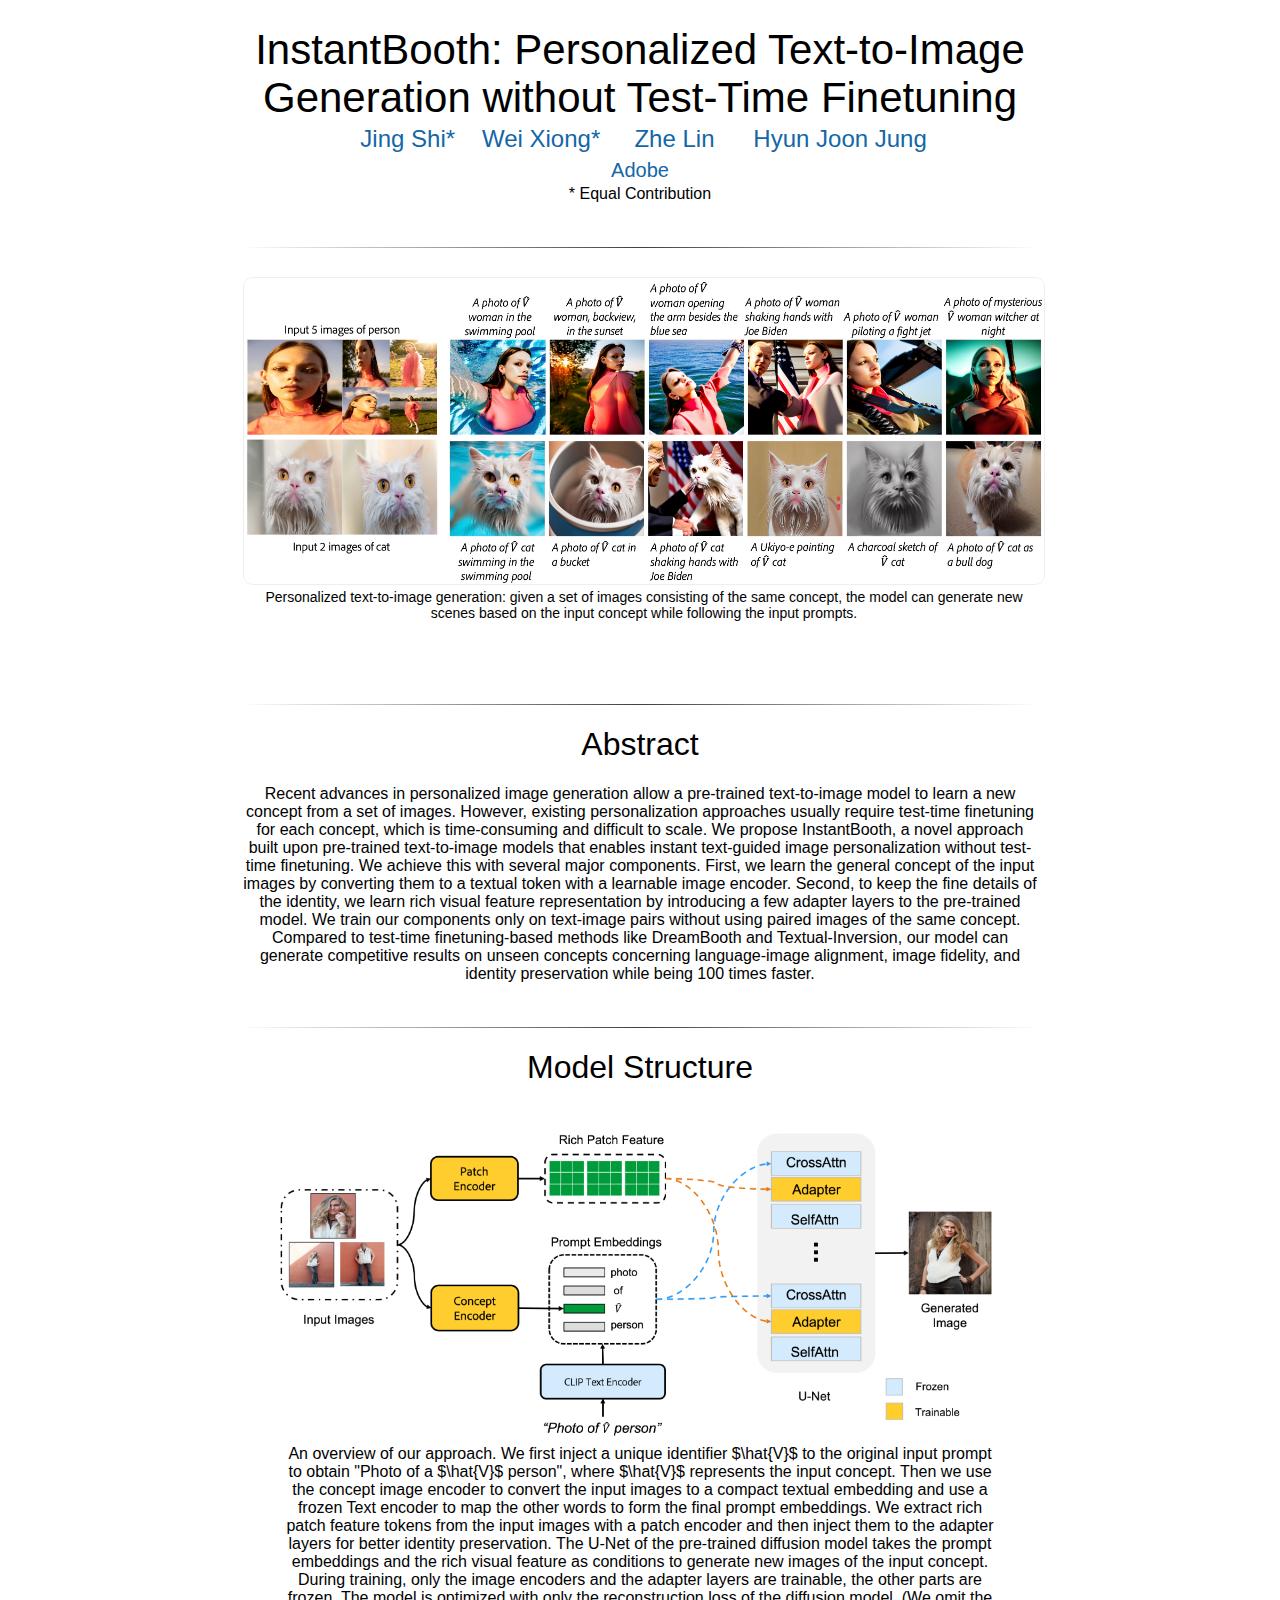
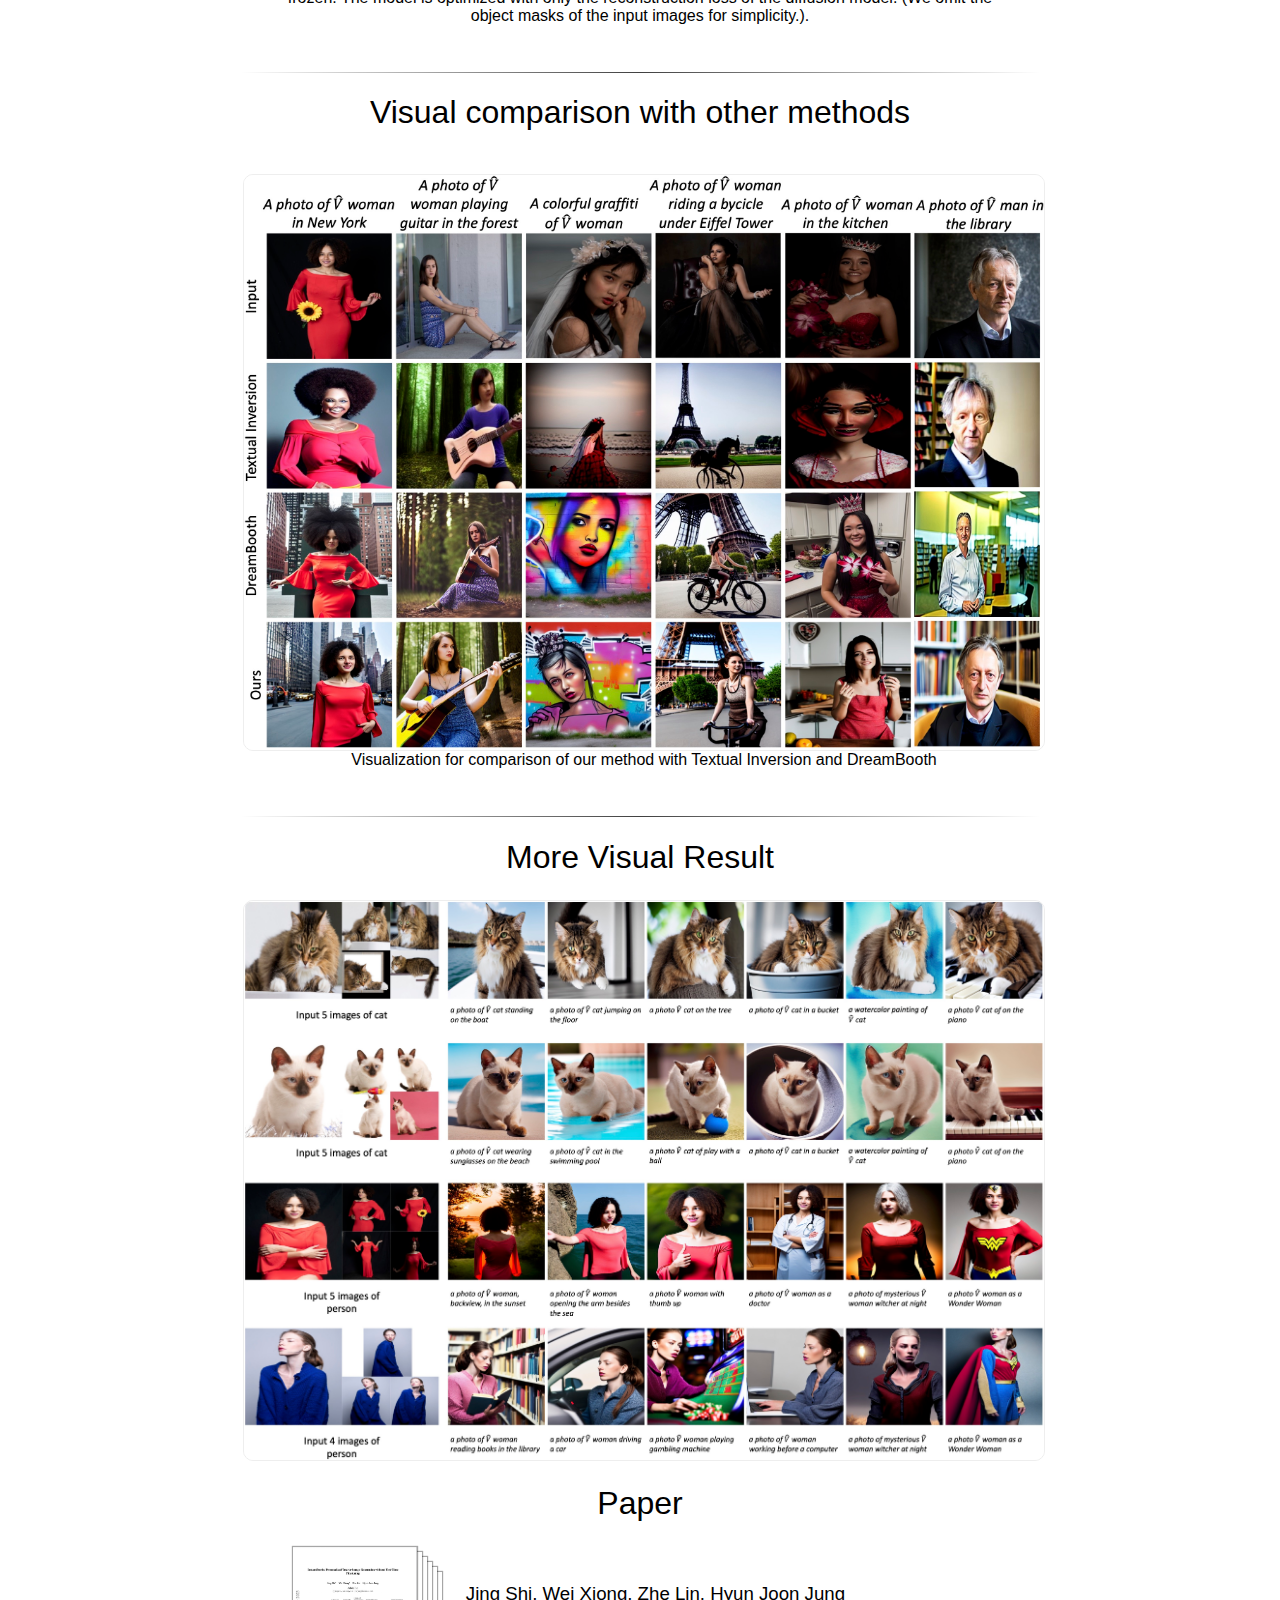
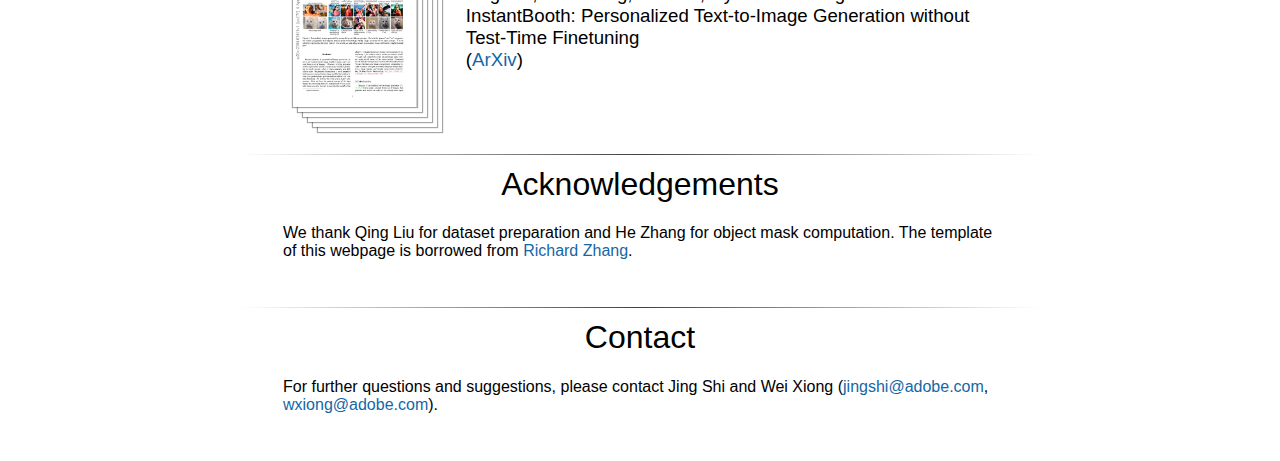
<file: InstantBooth/index.html>
<script src="http://www.google.com/jsapi" type="text/javascript"></script> 
<script type="text/javascript">google.load("jquery", "1.3.2");</script>
<script src="https://cdn.mathjax.org/mathjax/latest/MathJax.js?config=TeX-AMS_HTML"></script>

<style type="text/css">
	body {
		font-family: "HelveticaNeue-Light", "Helvetica Neue Light", "Helvetica Neue", Helvetica, Arial, "Lucida Grande", sans-serif; 
		font-weight:300;
		font-size:16px;
		margin-left: auto;
		margin-right: auto;
		width: 800px;
	}
	
	h1 {
		font-weight:300;
	}
		
	h2 {
		font-weight:300;
		font-size: 22px;
		text-align: left;
	}

	.disclaimerbox {
		background-color: #eee;		
		border: 1px solid #eeeeee;
		border-radius: 10px ;
		-moz-border-radius: 10px ;
		-webkit-border-radius: 10px ;
		padding: 20px;
	}

	video.header-vid {
		height: 140px;
		border: 1px solid black;
		border-radius: 10px ;
		-moz-border-radius: 10px ;
		-webkit-border-radius: 10px ;
	}
	
	img.header-img {
		height: 140px;
		border: 1px solid black;
		border-radius: 10px ;
		-moz-border-radius: 10px ;
		-webkit-border-radius: 10px ;
	}
	
	img.rounded {
		border: 1px solid #eeeeee;
		border-radius: 10px ;
		-moz-border-radius: 10px ;
		-webkit-border-radius: 10px ;
	}
	
	a:link,a:visited
	{
		color: #1367a7;
		text-decoration: none;
	}
	a:hover {
		color: #208799;
	}
	
	td.dl-link {
		height: 160px;
		text-align: center;
		font-size: 22px;
	}
	
	.layered-paper-big { /* modified from: http://css-tricks.com/snippets/css/layered-paper/ */
		box-shadow:
		        0px 0px 1px 1px rgba(0,0,0,0.35), /* The top layer shadow */
		        5px 5px 0 0px #fff, /* The second layer */
		        5px 5px 1px 1px rgba(0,0,0,0.35), /* The second layer shadow */
		        10px 10px 0 0px #fff, /* The third layer */
		        10px 10px 1px 1px rgba(0,0,0,0.35), /* The third layer shadow */
		        15px 15px 0 0px #fff, /* The fourth layer */
		        15px 15px 1px 1px rgba(0,0,0,0.35), /* The fourth layer shadow */
		        20px 20px 0 0px #fff, /* The fifth layer */
		        20px 20px 1px 1px rgba(0,0,0,0.35), /* The fifth layer shadow */
		        25px 25px 0 0px #fff, /* The fifth layer */
		        25px 25px 1px 1px rgba(0,0,0,0.35); /* The fifth layer shadow */
		margin-left: 10px;
		margin-right: 45px;
	}

	.paper-big { /* modified from: http://css-tricks.com/snippets/css/layered-paper/ */
		box-shadow:
		        0px 0px 1px 1px rgba(0,0,0,0.35); /* The top layer shadow */

		margin-left: 10px;
		margin-right: 45px;
	}


	.layered-paper { /* modified from: http://css-tricks.com/snippets/css/layered-paper/ */
		box-shadow:
		        0px 0px 1px 1px rgba(0,0,0,0.35), /* The top layer shadow */
		        5px 5px 0 0px #fff, /* The second layer */
		        5px 5px 1px 1px rgba(0,0,0,0.35), /* The second layer shadow */
		        10px 10px 0 0px #fff, /* The third layer */
		        10px 10px 1px 1px rgba(0,0,0,0.35); /* The third layer shadow */
		margin-top: 5px;
		margin-left: 10px;
		margin-right: 30px;
		margin-bottom: 5px;
	}
	
	.vert-cent {
		position: relative;
	    top: 50%;
	    transform: translateY(-50%);
	}
	
	hr
	{
		border: 0;
		height: 1px;
		background-image: linear-gradient(to right, rgba(0, 0, 0, 0), rgba(0, 0, 0, 0.75), rgba(0, 0, 0, 0));
	}

	pre {
    text-align: left;
    white-space: pre;
	background-color: ghostwhite;
	border: 1px solid #CCCCCC;
	padding: 10px 20px;
	margin: 10px;
    tab-size:         4; /* Chrome 21+, Safari 6.1+, Opera 15+ */
    -moz-tab-size:    4; /* Firefox 4+ */
    -o-tab-size:      4; /* Opera 11.5 & 12.1 only */
  	}

</style>

<html>
  <head>
		<title>InstantBooth: Personalized Text-to-Image Generation without Test-Time Finetuning</title>
		<meta property="og:image" content=""/>
		<meta property="og:title" content="InstantBooth: Personalized Text-to-Image Generation without Test-Time Finetuning" />
  </head>

  <body>
    <br>
          <center>
          	<span style="font-size:42px">InstantBooth: Personalized Text-to-Image Generation without Test-Time Finetuning</span>
	  		  <table align=center width=600px>
	  			  <tr>
	  	              <td align=center width=100px>
	  					<center>
	  						<span style="font-size:24px"><a href="https://www.cs.rochester.edu/u/jshi31/">Jing Shi*</a></span>
		  		  		</center>
		  		  	  </td>
	  	              <td align=center width=100px>
	  					<center>
	  						<span style="font-size:24px"><a href="https://wxiong.me/">Wei Xiong*</a></span>
		  		  		</center>
		  		  	  </td>
	  	              <td align=center width=100px>
	  					<center>
	  						<span style="font-size:24px"><a href="https://sites.google.com/site/zhelin625/">Zhe Lin</a></span>
		  		  		</center>
		  		  	  </td>
	  	              <td align=center width=150px>
	  					<center>
	  						<span style="font-size:24px"><a href="https://polaris79.wixsite.com/hjung/">Hyun Joon Jung</a></span>
		  		  		</center>
		  		  	  </td>
				  </tr>
				</table>
          		<!-- <span style="font-size:30px">ECCV 2016.</span> -->

			  <table align=center width=600px>
				  <tr>
					  <td align=center width=100px>
						<center>
							<span style="font-size:20px"><a href="https://research.adobe.com/">Adobe</a></span>
						</center>
					  </td>
			  </table>
			* Equal Contribution 
          </center>

   		  <br><br>
		  <hr>

  		  <br>
  		  <table align=center width=720px>
  			  <tr>
  	              <td width=720px>
  					<center>
  	                	<a href="./resources/images/teaser.jpg"><img class="rounded" src = "./resources/images/teaser.jpg" width="800px"></img></href></a><br>
					</center>
  	              </td>
                </tr>
  	              <td width=400px>
  					<center>
  	                	<span style="font-size:14px">Personalized text-to-image generation: given a set of images consisting of the same concept, the model can generate new scenes based on the input concept while following the input prompts.
					</center>
  	              </td>

  		  </table>
      	  <br><br>

		  <!-- <table align=center width=720px>
			<tr>
				<td width=300px>
					<center>
						<a href="#download"><img class="rounded" onmouseover="this.src='./resources/images/data_icon.png';" onmouseout="this.src='./resources/images/data_icon.png';" src = "./resources/images/data_icon.png" height = "120px"></a><br>
						<span style="font-size:16px">Download Dataset</span><br>
					</center>
				</td>
				<td width=300px>
					<center>
						<a href="#video"><img class="rounded" onmouseover="this.src='./resources/images/video_icon.png';" onmouseout="this.src='./resources/images/video_icon.png';" src = "./resources/images/video_icon.png" height = "120px"></a><br>
						<span style="font-size:16px">Video</span><br>
					</center>
				</td>
				<td width=300px>
					<center>
						<a href="#analysis"><img class="rounded" onmouseover="this.src='./resources/images/magnify_glass.png';" onmouseout="this.src='./resources/images/magnify_glass.png';" src = "./resources/images/magnify_glass.png" height = "120px"></a><br>
						<span style="font-size:16px">Visualization</span><br>
					</center>
				</td>
				<td width=300px>
					<center>
					  <a href="https://github.com/jshi31/T2ONet"><img class="rounded" onmouseover="this.src='./resources/images/github_icon.png';" onmouseout="this.src='./resources/images/github_icon.png';" src = "./resources/images/github_icon.png" height = "120px"></a><br>
					  <span style="font-size:16px">GitHub Repo</span><br>						
					</center>
				</td>
			</tr>
		  </table> -->

		  <br><br>

		  <hr>

  		  <table align=center width=720px>
				<center><h1>Abstract</h1></center>
		  </table>
		  <center>
			<span>
				Recent advances in personalized image generation allow a pre-trained text-to-image model to learn a new concept from a set of images. However, existing personalization approaches usually require test-time finetuning for each concept, which is time-consuming and difficult to scale. We propose InstantBooth, a novel approach built upon pre-trained text-to-image models that enables instant text-guided image personalization without test-time finetuning. We achieve this with several major components. First, we learn the general concept of the input images by converting them to a textual token with a learnable image encoder. Second, to keep the fine details of the identity, we learn rich visual feature representation by introducing a few adapter layers to the pre-trained model. We train our components only on text-image pairs without using paired images of the same concept. Compared to test-time finetuning-based methods like DreamBooth and Textual-Inversion, our model can generate competitive results on unseen concepts concerning language-image alignment, image fidelity, and identity preservation while being 100 times faster. 
		  	</span>
		  </center>
  		  <br><br>
		  <hr>

<!-- 		  <table align=center width=720px>
			<center><h1>Demo video</h1></center>
			<tr>
				<table align=center width=720px>
					<tr>
						<td align=center width=720px>
							<iframe width="600" height="320" src="https://www.youtube.com/embed/notLDzBJ2mg" frameborder="0" allowfullscreen></iframe>
						</td>
					  </tr>
					<tr>
						<td align=center width=720px>
						  <span style="font-size:14px"><i>
							An illustrative video of FineGym's hiecharcial annotations given a complete competition.
							Action and subaction boundaries are highlighted while irrelevant fragments are fast-forwarded.
							We also present the tree-based process at the end of the demo video.</i>
						</span>
						   </td>
					  </tr>
					 </table>
			  </tr>
		  </table> -->
		   <!-- <br><br> -->
		  <!-- <hr> -->
		<!-- <table align=center width=720px>
			<tr>
				<td width=400px>
				  <left>
			<center><h1>Related Work</h1></center>
			<center><strong>We maintain a curated paper list for language-guided image editing <a href=https://github.com/jshi31/awesome-language-guided-image-editing/>here.</href><a></strong>
			</center>
			</td>
		 </tr>
		</table> -->
		<!-- <hr>
		</table>
		  <table id="video" align=center width=720px>
			<center><h1>5-Minute presentation video</h1></center>
			<tr>
				<table align=center width=720px>
					<tr>
						<td align=center width=720px>
							<iframe width="600" height="320" src="https://www.youtube.com/embed/5CZpK1WED3E" frameborder="0" allowfullscreen></iframe>
						</td>
					  </tr>
					<tr>
					 </table>
			  </tr>
		  </table>
		   <br><br>
		  <hr> -->


<!-- 		  <table align=center width=720px>
			<center><h1>Dataset hierarchy</h1></center>
			<tr>
				<td width=400px>
				  <center>
					  <a><img class="rounded" src = "./resources/images/hierarchy.png" width="800px"></img></a><br>
				</center>
				</td>
			</tr>
				<td width=400px>
				  <center>
					  <span style="font-size:14px"><i>
						FineGym organizes both the semantic and temporal annotations hierarchically.
						The upper part shows three levels of categorical labels, namely events (e.g. balance beam), sets (e.g. dismounts) and elements (e.g. salto forward tucked).
						The lower part depicts the two-level temporal annotations, i.e. the temporal boundaries of actions (in the top bar) and sub-action instances (in the bottom bar).
						</i>
				</center>
				</td>

		  </table>
	      <br><br>
		  <hr> -->

		  <script type="text/x-mathjax-config">
			MathJax.Hub.Config({
				tex2jax: {
					inlineMath: [ ['$','$'] ],
					displayMath: [ ['$$','$$'] ],
					 processEscapes: true
				}
			});
		</script>

		  <table align=center width=720px>
			<center><h1>Model Structure</h1></center>
			<tr>
				<td width=720px>
					<center>
						<span style="font-size:22px"><a></a></span><br>
						<a><img src = "./resources/images/framework.png" width = "720px"></img></a>
					</center>
					<center>
					<span>
						An overview of our approach. We first inject a unique identifier $\hat{V}$ to  the original input prompt to obtain "Photo of a $\hat{V}$ person", where $\hat{V}$ represents the input concept. Then we use the concept image encoder to convert the input images to a compact textual embedding and use a frozen Text encoder to map the other words to form the final prompt embeddings. We extract rich patch feature tokens from the input images with a patch encoder and then inject them to the adapter layers for better identity preservation.  The U-Net of the pre-trained diffusion model takes the prompt embeddings and the rich visual feature as conditions to generate new images of the input concept. During training, only the image encoders and the adapter layers are trainable, the other parts are frozen. The model is optimized with only the reconstruction loss of the diffusion model. (We omit the object masks of the input images for simplicity.).
					</span>
					<br>
					</center>
			</tr>
		  </table>

		  <br><br>
		  <hr>

		  <table align=center width=720px>
			<center><h1>Visual comparison with other methods</h1></center>
			<tr>
				<center>
				<br>
				</center>
				<td width=720px>
					<center>
  	                	<a href="./resources/images/main_comp.jpg"><img class="rounded" src = "./resources/images/main_comp.jpg" width="800px"></img></href></a><br>
						<span>Visualization for comparison of our method with Textual Inversion and DreamBooth</span>
					</center>
			</tr>
		  </table>

		  <br><br>
		  <hr>

		  <table id='analysis' align=center width=720px>
			<center><h1>More Visual Result</h1></center>
			<table>
			<tr>
				  <td width=400px>
				  <center>
					  <a><img class="rounded" src = "./resources/images/more_visual.jpg" width="800px"></img></a><br>
				</center>
				</td>
			</tr>
			</table>


		  <!-- <table id="download" align=center width=720px>
			<center><h1>Download</h1></center>
			<tr>
				<td width=300px>
					<center>
						<span style="font-size:24px">MA5k-Req Image & Annotation</span><br>
						<br>
						<a href="https://drive.google.com/drive/folders/14-NuoBfWPY2VFy7OOklBFqAmINLFMnUk?usp=sharing">
						<img class="rounded" onmouseover="this.src='./resources/images/dataset_icon.jpg';" onmouseout="this.src='./resources/images/dataset_icon.jpg';" src = "./resources/images/dataset_icon.jpg" height = "150px">
						</a><br>
						Check its README to see the data structure.
					<span style="font-size:16px"></span>
					</center>
				</td>
			</tr>
		</table>
		<hr> -->

		 <table align=center width=720px>
			<center><h1>Paper</h1></center>
			   <tr>
				 <td align=center>
				 	<a href="https://arxiv.org/pdf/2304.03411.pdf">
				 		<img class="layered-paper-big" style="height:160px" src="./resources/images/paper_pdf_thumb.jpg"/></a></td>
				 <td><span style="font-size:14pt">Jing Shi, Wei Xiong, Zhe Lin, Hyun Joon Jung<br>
				 InstantBooth: Personalized Text-to-Image Generation without Test-Time Finetuning<br>
				 (<a href="https://arxiv.org/pdf/2304.03411.pdf">ArXiv</a>)</a>
				 <span style="font-size:4pt"><a href=""><br></a>
				 </span>
			 </tr>
		   </table>
		 
		 <br><br>
		 <hr>

		  	
  		  <table align=center width=720px>
  			  <tr>
  	              <td width=400px>
  					<left>
	  		  <center><h1>Acknowledgements</h1></center>
				We thank Qing Liu for dataset preparation and He Zhang for object mask computation.
				The template of this webpage is borrowed from <a href=https://richzhang.github.io/colorization/>Richard Zhang</href><a>.
			</left>
		</td>
			 </tr>
		</table>

		<br><br>
		<hr>


		<table align=center width=720px>
			<tr>
				<td width=400px>
				  <left>
			<center><h1>Contact</h1></center>
			For further questions and suggestions, please contact Jing Shi and Wei Xiong (<a href='mailto:jingshi@adobe.com'>jingshi@adobe.com</a>, <a href='mailto:wxiong@adobe.com'>wxiong@adobe.com</a>).
			
			
		</left>
	</td>
		 </tr>
	</table>

		<br><br>

<script>
	
  (function(i,s,o,g,r,a,m){i['GoogleAnalyticsObject']=r;i[r]=i[r]||function(){
  (i[r].q=i[r].q||[]).push(arguments)},i[r].l=1*new Date();a=s.createElement(o),
  m=s.getElementsByTagName(o)[0];a.async=1;a.src=g;m.parentNode.insertBefore(a,m)
  })(window,document,'script','//www.google-analytics.com/analytics.js','ga');

  ga('create', 'UA-75863369-1', 'auto');
  ga('send', 'pageview');

</script>
              
</body>
</html>
</file>
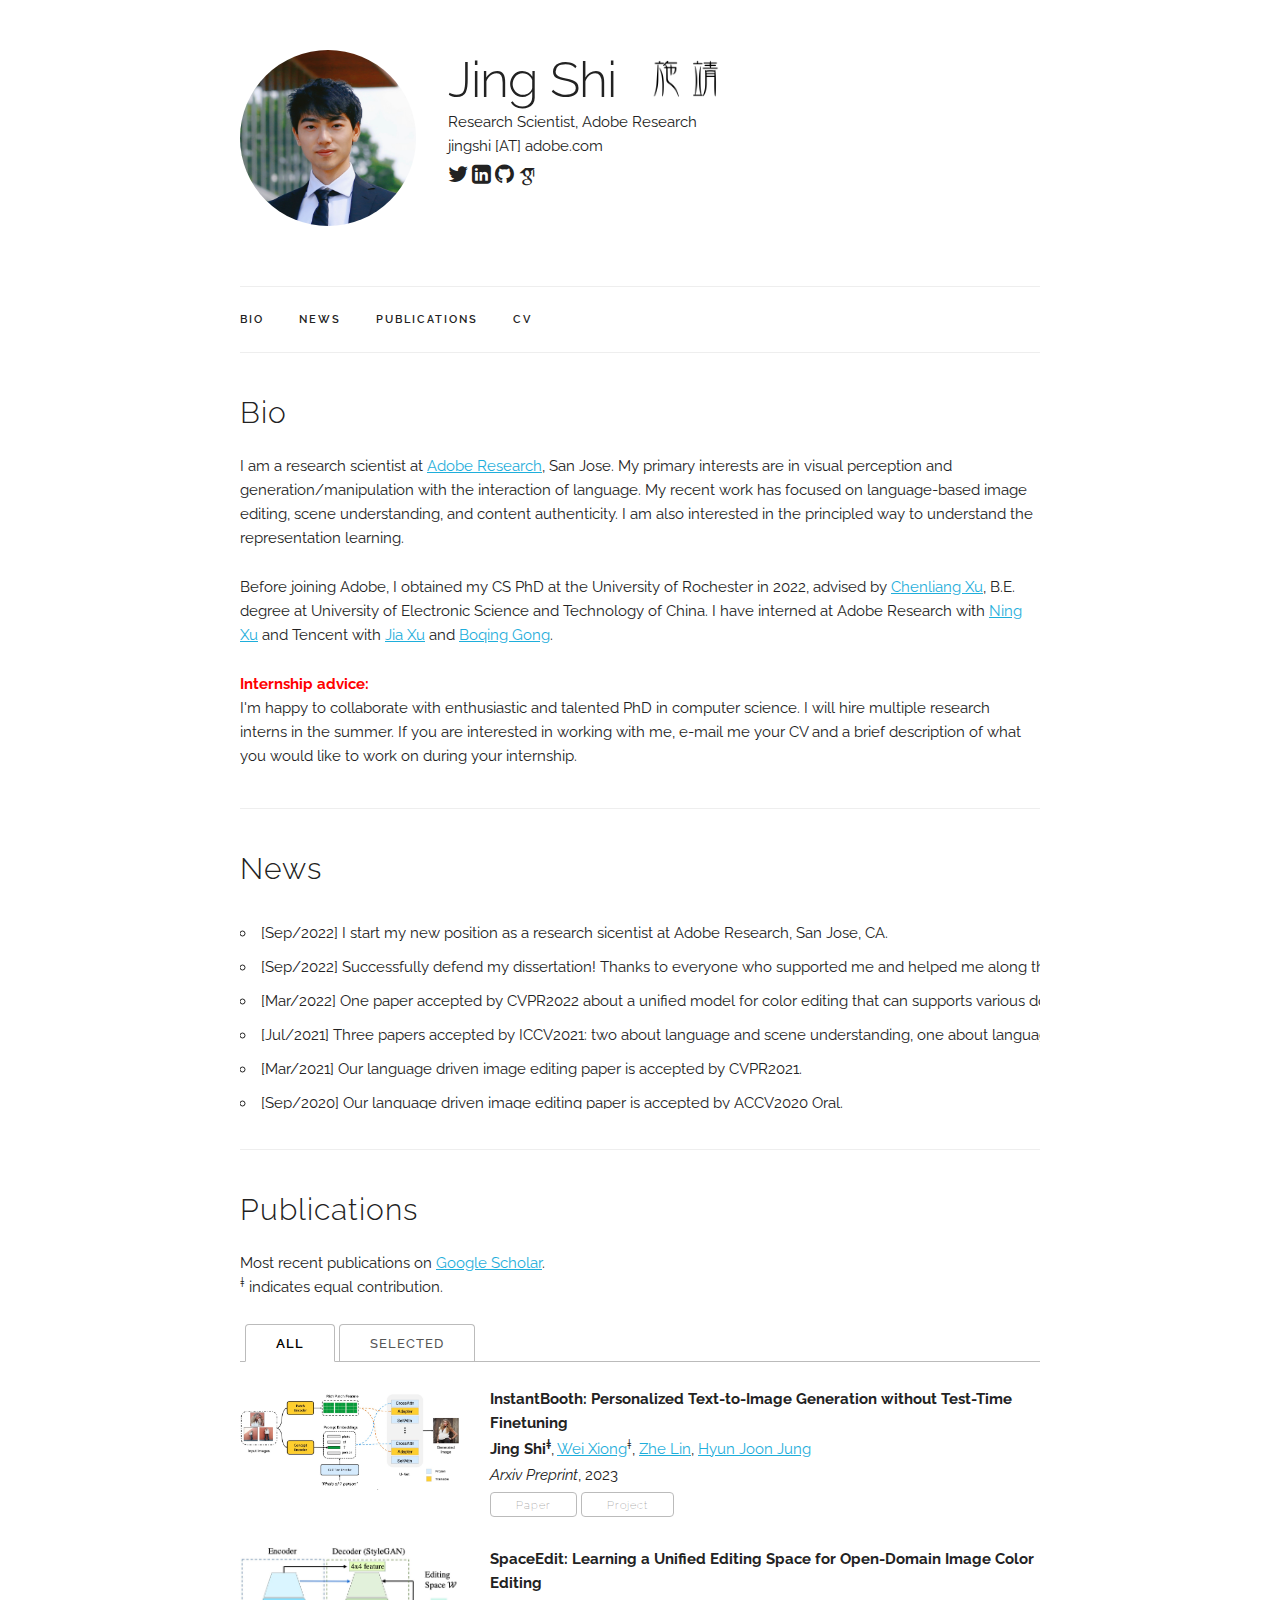
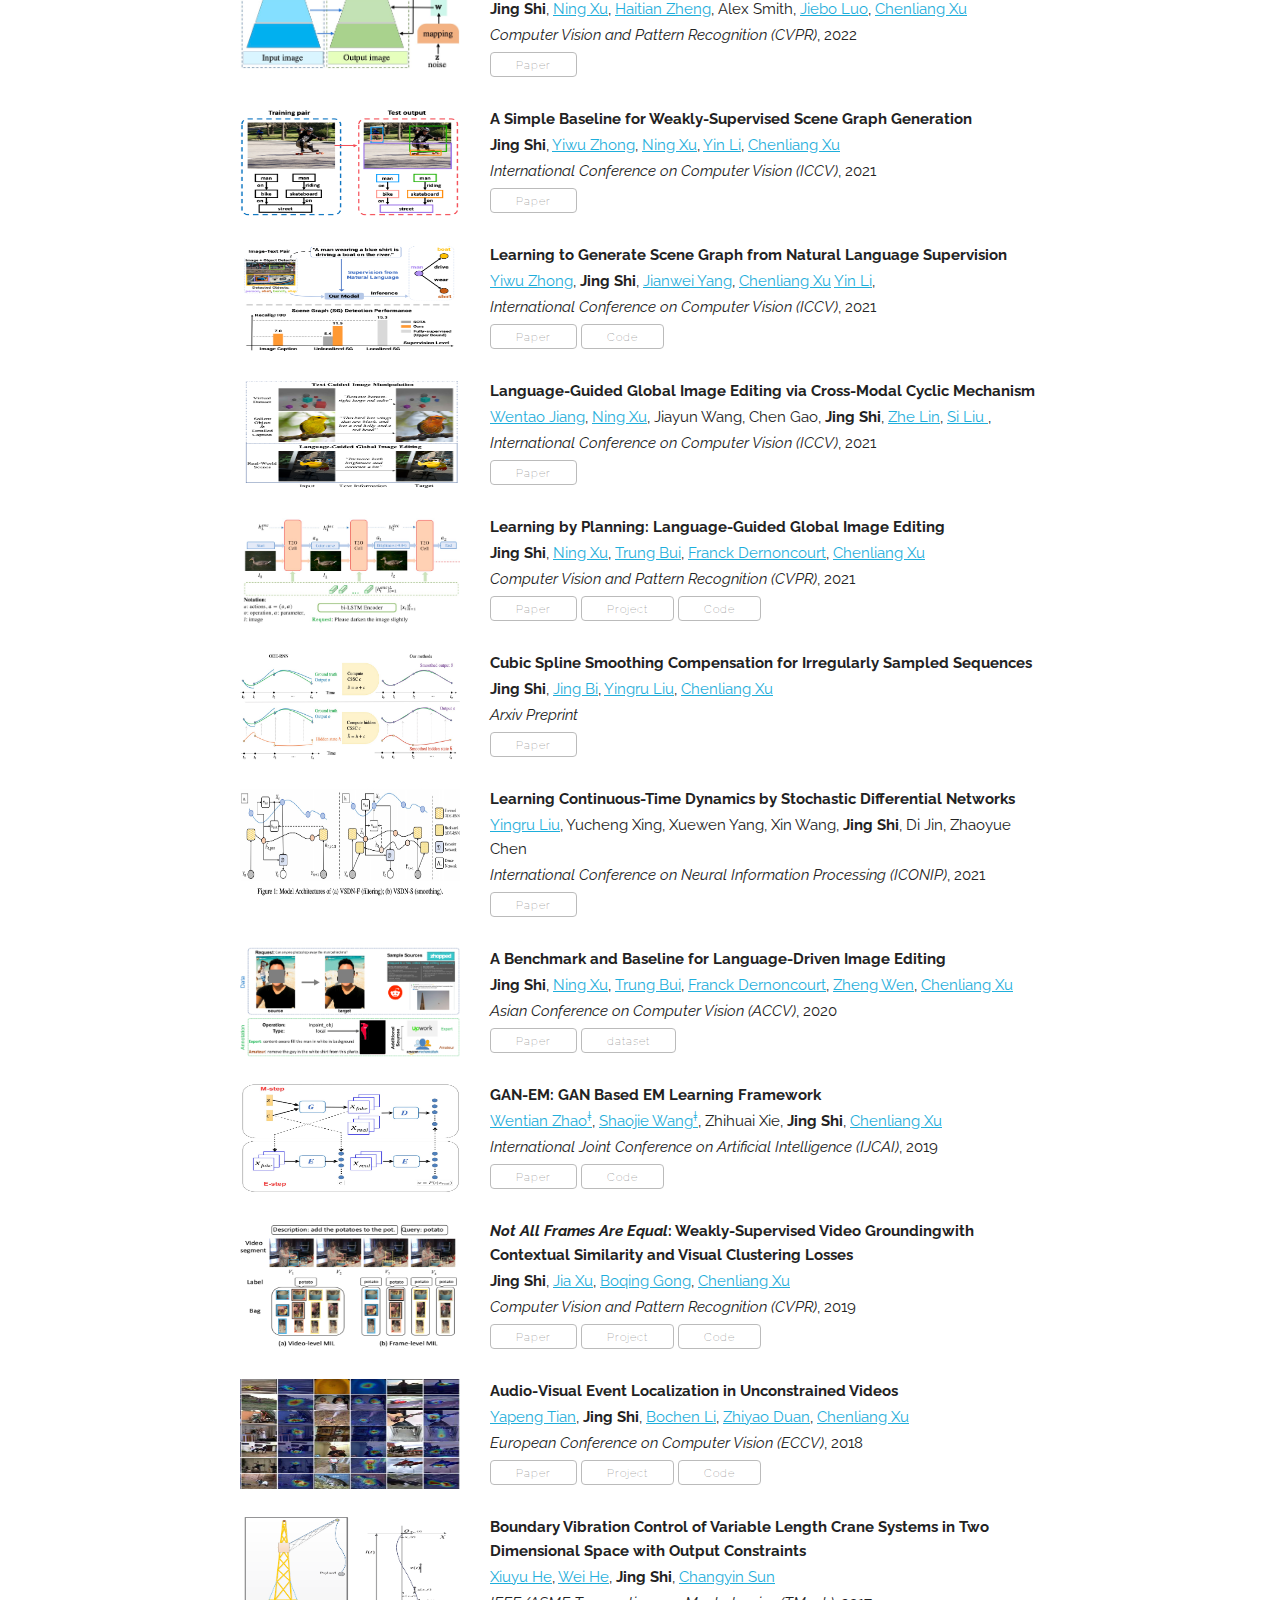
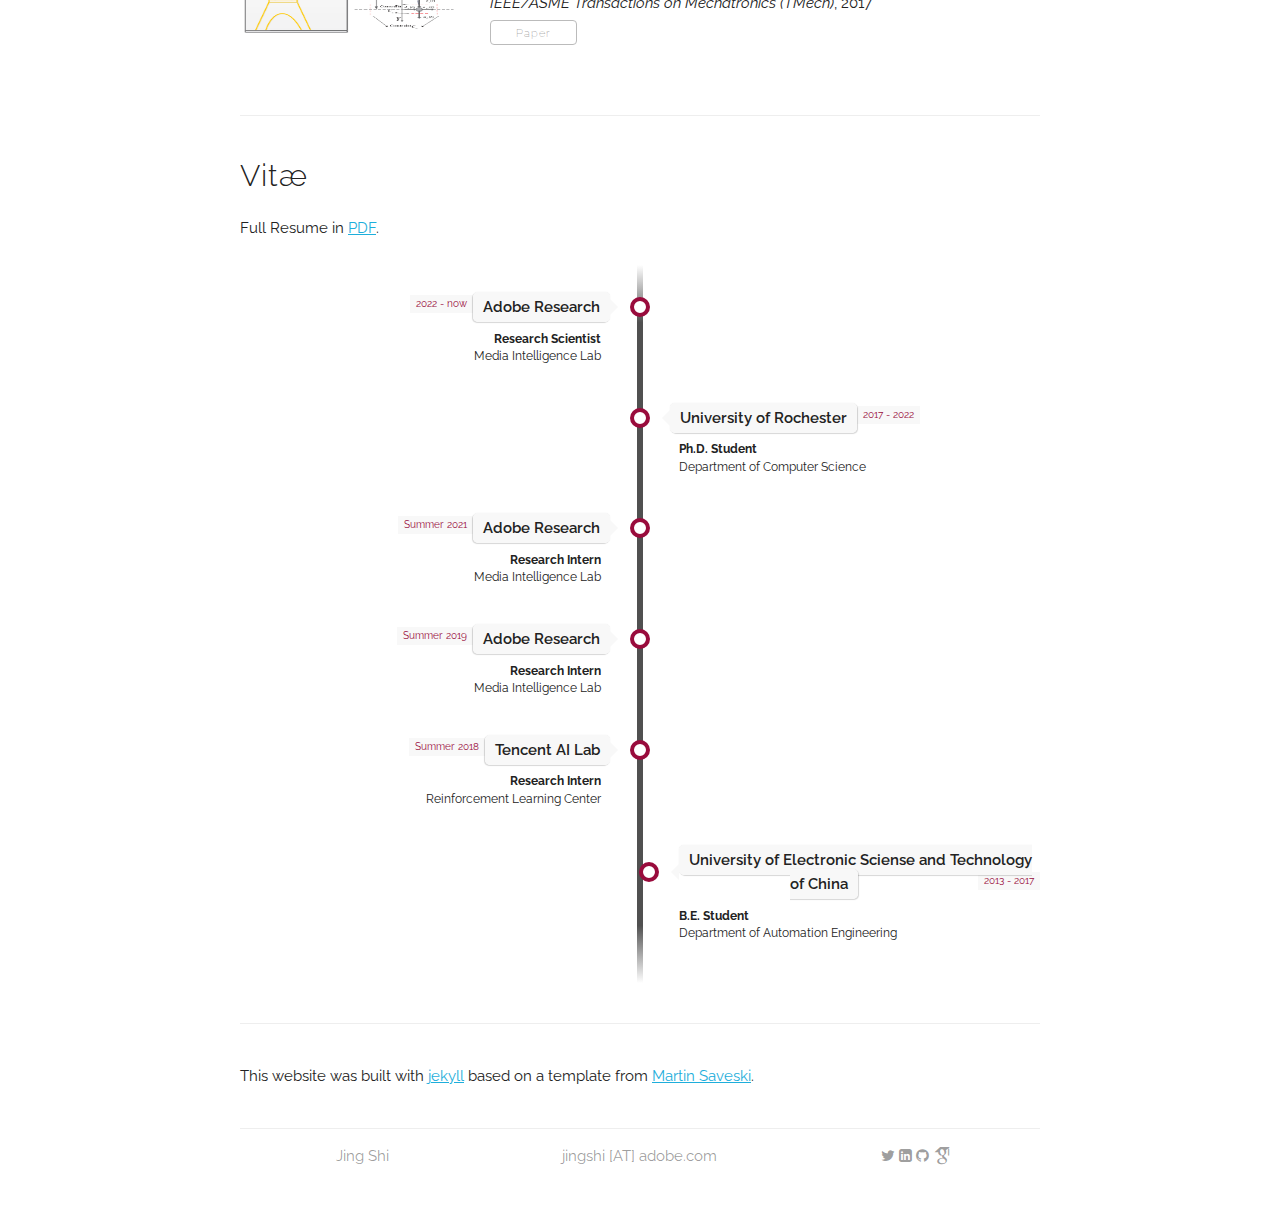
<file: jingshi/index.html>
<!DOCTYPE html>
<html lang="en">
<head>

  <!-- Basic Page Needs
  –––––––––––––––––––––––––––––––––––––––––––––––––– -->
  <meta charset="utf-8">
  <title>Jing Shi | Home</title>
  <meta name="description" content="Jing Shi">
  <meta name="author" content="Jing Shi">
  <meta property="og:title" content="Jing Shi" />
  <meta property="og:type" content="website" />
  <meta property="og:url" content="https://jshi31.github.io/jingshi/" />
  <meta property="og:site_name" content="Jing Shi" />
  <link rel="canonical" href="http://www.martinsaveski.com" />

  <!-- Mobile Specific Metas
  –––––––––––––––––––––––––––––––––––––––––––––––––– -->
  <meta name="viewport" content="width=device-width, initial-scale=1">

  <!-- FONT
  –––––––––––––––––––––––––––––––––––––––––––––––––– -->
  <link href='https://fonts.googleapis.com/css?family=Raleway:400,300,600' rel='stylesheet' type='text/css'>

  <!-- CSS
  –––––––––––––––––––––––––––––––––––––––––––––––––– -->
  <link rel="stylesheet" href=./libs/external/skeleton/normalize.css>
  <link rel="stylesheet" href=./libs/external/skeleton/skeleton.css>
  <link rel="stylesheet" href=./libs/custom/my_css.css>

  <!-- JQuery
  –––––––––––––––––––––––––––––––––––––––––––––––––– -->
  <script src=./libs/external/jquery-3.1.1.min.js></script>

  <!-- Font-Awesome
  –––––––––––––––––––––––––––––––––––––––––––––––––– -->
  <link rel="stylesheet" href=./libs/external/font-awesome-4.7.0/css/font-awesome.min.css>

  <!-- Academicons
  –––––––––––––––––––––––––––––––––––––––––––––––––– -->
  <link rel="stylesheet" href=./libs/external/academicons-1.8.6/css/academicons.min.css>

  <!-- Skeleton tabs
  –––––––––––––––––––––––––––––––––––––––––––––––––– -->
  <link rel="stylesheet" href=./libs/external/skeleton_tabs/skeleton-tabs.css>
  <script src=./libs/external/skeleton_tabs/skeleton-tabs.js></script>

  <!-- Timeline
  –––––––––––––––––––––––––––––––––––––––––––––––––– -->
  <link rel="stylesheet" href=./libs/external/timeline.css>

  <!-- Scripts
  –––––––––––––––––––––––––––––––––––––––––––––––––– -->
  <!--<link rel="stylesheet" href=./libs/external/github-prettify-theme.css>-->
  <script src=./libs/custom/my_js.js></script>

  <!-- Favicon
  –––––––––––––––––––––––––––––––––––––––––––––––––– -->
  <link rel="icon" type="image/png" href=./libs/icon.png>
  <link rel="shortcut icon" type="image/png" href=./libs/icon.png>

</head>
<body>

  <!-- Primary Page Layout
  –––––––––––––––––––––––––––––––––––––––––––––––––– -->
  <div class="container">

    <section class="header">
      <div class="row">
        <div class="three columns">
          <a href="./"><img class="u-max-circular" src='./assets/profile-pics/JS_formal_big.jpg'></a>
        </div>
        <div class="nine columns main-description">
            <h1>Jing Shi &nbsp <img src='./assets/profile-pics/name.png', 
              height="37" > </h1> 
            <p>Research Scientist, Adobe Research</p>
            <p>jingshi [AT] adobe.com</p>
            <p>
              <span onclick="window.open('https://twitter.com/Jingorz')" style="cursor: pointer">
                <i class="fa fa-twitter" aria-hidden="true"></i>
              </span>

              <span onclick="window.open('https://www.linkedin.com/in/jingshi31/')" style="cursor: pointer">
                <i class="fa fa-linkedin-square" aria-hidden="true"></i>
              </span>

              <span onclick="window.open('https://github.com/jshi31')" style="cursor: pointer">
                <i class="fa fa-github" aria-hidden="true"></i>
              </span>

              <span onclick="window.open('https://scholar.google.com/citations?user=GPDTa9sAAAAJ&hl=en')" style="cursor: pointer">
                <i class="ai ai-google-scholar ai-lg" aria-hidden="true"></i>
              </span>
            </p>
        </div>
      </div>
    </section>

    <div class="navbar-spacer"></div>
    <nav class="navbar">
      <div class="container">
        <ul class="navbar-list">
          <li class="navbar-item"><a class="navbar-link" href=./index.html#bio>Bio</a></li>
          <li class="navbar-item"><a class="navbar-link" href=./index.html#news>News</a></li>
          <li class="navbar-item"><a class="navbar-link" href=./index.html#publications>Publications</a></li>
          <!-- <li class="navbar-item"><a class="navbar-link" href=./index.html#projects>Projects</a></li> -->
          <li class="navbar-item"><a class="navbar-link" href=./index.html#resume>CV</a></li>
        </ul>
      </div>
    </nav>

<!-- ========== BIO ========== -->
<div class="docs-section" id="bio">
  <h4>Bio</h4>
  <p>
  I am a research scientist at <a href="https://research.adobe.com/" target="_blank">Adobe Research</a>, San Jose. My primary interests are in visual perception and generation/manipulation with the interaction of language. My recent work has focused on language-based image editing, scene understanding, and content authenticity. I am also interested in the principled way to understand the representation learning.
  </p>

  <p>
  Before joining Adobe, I obtained my CS PhD at the University of Rochester in 2022, advised by <a href="https://www.cs.rochester.edu/u/cxu22/" target="_blank">Chenliang Xu</a>, B.E. degree at University of Electronic Science and Technology of China. 
  I have interned at Adobe Research with <a href="https://sites.google.com/view/ningxu/" target="_blank">Ning Xu</a> and Tencent with <a href="https://pages.cs.wisc.edu/~jiaxu/" target="_blank"> Jia Xu</a> and <a href="http://boqinggong.info/" target="_blank">Boqing Gong</a>.
  </p> 

  <div style="color:red;"><b>Internship advice:</b></div> I'm happy to collaborate with enthusiastic and talented PhD in computer science. 
  I will hire multiple research interns in the summer. 
  If you are interested in working with me, e-mail me your CV and a brief description of what you would like to work on during your internship.
</div>

<!-- ========== News ========== -->
<div class="docs-section" id="news">
  <h4>News</h4>
  <div  style="overflow-y: scroll; height:200px;">
    <table border="1" style="border-width: 0px;" width="1050">
      <tbody>
      <tr>
        <td style="border-style: none; border-width: medium;">
          <ul class="STYLE238">

            <li>[Sep/2022] I start my new position as a research sicentist at Adobe Research, San Jose, CA.</li> 
            <li>[Sep/2022] Successfully defend my dissertation! Thanks to everyone who supported me and helped me along the way.</li> 
            <li>[Mar/2022] One paper accepted by CVPR2022 about a unified model for color editing that can supports various downstream tasks.</li>
            <li>[Jul/2021] Three papers accepted by ICCV2021: two about language and scene understanding, one about language driven image editing.</li>
            <li>[Mar/2021] Our language driven image editing paper is accepted by CVPR2021. </li>
            <li>[Sep/2020] Our language driven image editing paper is accepted by ACCV2020 Oral.</li>
            <li>[Feb/2019] Our weakly supervised video grounding paper is accepted by CVPR 2019.</li>
          </ul>
        </td>
      </tr>
      </tbody>
    </table>
  </div>
</div>




<!-- ========== PUBLICATIONS ========== -->
<div class="docs-section" id="publications">
  <h4>Publications</h4>

  <p>Most recent publications on <a href="https://scholar.google.com/citations?user=GPDTa9sAAAAJ&hl=en" target="_blank">Google Scholar</a>.<br/>
  <sup>‡</sup> indicates equal contribution.
  </p>

  <ul class="tab-nav">
    <li><div class="button active" data-ref="#papers-all">All</div></li>
    <li><div class="button" data-ref="#papers-selected">Selected</div></li>
  </ul>

  <div class="tab-content">


    <!-- All Paper -->
    <div class="tab-pane active" id="papers-all">

      <!-- InstantBooth -->
      <div >
        <div class="figure">
          <img style="float:left;margin-bottom:20px;margin-right:30px;vertical-align:middle;" src="./assets/publications/2023_InstantBooth/instantbooth.jpg" width="220"/> 
        </div>
        <div class="paper">
          <p class="title"><b>InstantBooth: Personalized Text-to-Image Generation without Test-Time Finetuning</b></p>
          <p>
          <b>Jing Shi<sup>‡</sup></b>,
            <a href="https://wxiong.me/">Wei Xiong</a><sup>‡</sup>,
            <a href="https://sites.google.com/site/zhelin625/">Zhe Lin</a>,
            <a href="https://polaris79.wixsite.com/hjung/">Hyun Joon Jung</a>
          </p>
          <p><em>Arxiv Preprint</em>, 2023</p>
          <div class="paper-buttons">
              <a class="button" href="https://arxiv.org/abs/2304.03411" target="_blank">Paper</a>
              <a class="button" href="https://jshi31.github.io/InstantBooth/" target="_blank">Project</a>
              <!-- <a class="button" href="https://gewu-lab.github.io/audio-visual-learning/" target="_blank">Project</a> -->
          </div>
        </div>
      </div>

      <!-- SpaceEdit -->
      <div >
        <div class="figure">
          <img style="float:left;margin-bottom:20px;margin-right:30px;vertical-align:middle;" src="./assets/publications/2022_spaceedit/spaceedit.jpg" width="220"/> 
        </div>
        <div class="paper">
          <p class="title"><b>SpaceEdit: Learning a Unified Editing Space for Open-Domain Image Color Editing</b></p>
          <p>
          <b>Jing Shi</b>,
            <a href="https://sites.google.com/view/ningxu/">Ning Xu</a>,
            <a href="https://www.cs.rochester.edu/u/hzheng15/haitian_homepage/index.html">Haitian Zheng</a>,
            Alex Smith,
            <a href="https://www.cs.rochester.edu/u/jluo/">Jiebo Luo</a>,
            <a href="https://www.cs.rochester.edu/~cxu22/">Chenliang Xu</a>
          </p>
          <p><em>Computer Vision and Pattern Recognition (CVPR)</em>, 2022</p>
          <div class="paper-buttons">
              <a class="button" href="https://arxiv.org/abs/2112.00180" target="_blank">Paper</a>
              <!-- <a class="button" href="https://gewu-lab.github.io/audio-visual-learning/" target="_blank">Project</a> -->
          </div>
        </div>
      </div>

      <!-- WS-SGG -->
      <div >
        <div class="figure">
          <img style="float:left;margin-bottom:20px;margin-right:30px;vertical-align:middle;" src="./assets/publications/2021_wssgg/WS-SGG.png" width="220" height="110"/> 
        </div>
        <div class="paper">
          <p class="title"><b>A Simple Baseline for Weakly-Supervised Scene Graph Generation</b></p>
          <p>
            <b>Jing Shi</b>,
            <a href="http://pages.cs.wisc.edu/~yiwuzhong/">Yiwu Zhong</a>,
            <a href="https://sites.google.com/view/ningxu/">Ning Xu</a>,
            <a href="https://www.biostat.wisc.edu/~yli/">Yin Li</a>,
            <a href="https://www.cs.rochester.edu/~cxu22/">Chenliang Xu</a>
          </p>
          <p><em>International Conference on Computer Vision (ICCV)</em>, 2021</p>
          <div class="paper-buttons">
              <a class="button" href="https://openaccess.thecvf.com/content/ICCV2021/papers/Shi_A_Simple_Baseline_for_Weakly-Supervised_Scene_Graph_Generation_ICCV_2021_paper.pdf" target="_blank">Paper</a>
              <!-- <a class="button" href="https://gewu-lab.github.io/audio-visual-learning/" target="_blank">Project</a> -->
          </div>
        </div>
      </div>

      <!--Language to scene graph ICCV2021-->
      <div >
        <div class="figure">
          <img style="float:left;margin-bottom:20px;margin-right:30px;vertical-align:middle;" src="./assets/publications/2021_txt2sg/txt2sg.png" width="220", height=110/> 
        </div>
        <div class="paper">
          <p class="title"><b>Learning to Generate Scene Graph from Natural Language Supervision</b></p>
          <p>
            <a href="http://pages.cs.wisc.edu/~yiwuzhong/">Yiwu Zhong</a>,
            <b>Jing Shi</b>,
            <a href="https://jwyang.github.io/">Jianwei Yang</a>,
            <a href="https://www.cs.rochester.edu/~cxu22/">Chenliang Xu</a>
            <a href="https://www.biostat.wisc.edu/~yli/">Yin Li</a>,
          </p>
          <p><em>International Conference on Computer Vision (ICCV)</em>, 2021</p>
          <div class="paper-buttons">
              <a class="button" href="https://arxiv.org/abs/2109.02227" target="_blank">Paper</a>
              <a class="button" href="https://github.com/YiwuZhong/SGG_from_NLS" target="_blank">Code</a>
          </div>
        </div>
      </div>


      <!--GAN ICCV2021-->
      <div >
        <div class="figure">
          <img style="float:left;margin-bottom:20px;margin-right:30px;vertical-align:middle;" src="./assets/publications/2021_LGGIE/LGGIE.png" width="220", height=110/> 
        </div>
        <div class="paper">
          <p class="title"><b>Language-Guided Global Image Editing via Cross-Modal Cyclic Mechanism</b></p>
          <p>
            <a href="https://wtjiang98.github.io/">Wentao Jiang</a>,
            <a href="https://sites.google.com/view/ningxu/">Ning Xu</a>,
            Jiayun Wang,
            Chen Gao,
            <b>Jing Shi</b>,
            <a href="https://research.adobe.com/person/zhe-lin/">Zhe Lin</a>,
            <a href="http://colalab.org/people">Si Liu </a>,
          </p>
          <p><em>International Conference on Computer Vision (ICCV)</em>, 2021</p>
          <div class="paper-buttons">
              <a class="button" href="https://openaccess.thecvf.com/content/ICCV2021/papers/Jiang_Language-Guided_Global_Image_Editing_via_Cross-Modal_Cyclic_Mechanism_ICCV_2021_paper.pdf" target="_blank">Paper</a>
          </div>
        </div>
      </div>

      <!--Learn by Planning CVPR2021-->
      <div >
        <div class="figure">
          <img style="float:left;margin-bottom:20px;margin-right:30px;vertical-align:middle;" src="./assets/publications/2021_LearnByPlan/LearnByPlan.png" width="220", height=110/> 
        </div>
        <div class="paper">
          <p class="title"><b>Learning by Planning: Language-Guided Global Image Editing</b></p>
          <p>
            <b>Jing Shi</b>,
            <a href="https://sites.google.com/view/ningxu/">Ning Xu</a>,
            <a href="https://sites.google.com/site/trungbuistanford/">Trung Bui</a>,
            <a href="http://francky.me/research.php">Franck Dernoncourt</a>,
            <a href="https://www.cs.rochester.edu/~cxu22/">Chenliang Xu</a>
          </p>
						            
          <p><em>Computer Vision and Pattern Recognition (CVPR)</em>, 2021</p>
          <div class="paper-buttons">
              <a class="button" href="https://openaccess.thecvf.com/content/CVPR2021/papers/Shi_Learning_by_Planning_Language-Guided_Global_Image_Editing_CVPR_2021_paper.pdf" target="_blank">Paper</a>
              <a class="button" href="https://jshi31.github.io/T2ONet" target="_blank">Project</a>
              <a class="button" href="https://github.com/jshi31/T2ONet" target="_blank">Code</a>
          </div>
        </div>
      </div>

      <!--CSSC ICLR2020-->
      <div >
        <div class="figure">
          <img style="float:left;margin-bottom:20px;margin-right:30px;vertical-align:middle;" src="./assets/publications/2020_CSSC/CSSC.jpg" width="220", height=110/> 
        </div>
        <div class="paper">
          <p class="title"><b>Cubic Spline Smoothing Compensation for Irregularly Sampled Sequences</b></p>
          <p>
            <b>Jing Shi</b>,
            <a href="https://jing-bi.github.io/">Jing Bi</a>,
            <a href="https://yingrliu.com/">Yingru Liu</a>,
            <a href="https://www.cs.rochester.edu/~cxu22/">Chenliang Xu</a>
          </p>
          <p><em>Arxiv Preprint</em></p>
          <div class="paper-buttons">
              <a class="button" href="https://arxiv.org/abs/2010.01381" target="_blank">Paper</a>
          </div>
        </div>
      </div>

      <!--SDN ICONIP2021-->
      <div >
        <div class="figure">
          <img style="float:left;margin-bottom:20px;margin-right:30px;vertical-align:middle;" src="./assets/publications/2020_NeurlSDE/NeurlSDE.jpg" width="220" height=110/> 
        </div>
        <div class="paper">
          <p class="title"><b>Learning Continuous-Time Dynamics by Stochastic Differential Networks</b></p>
          <p>
            <a href="https://yingrliu.com/">Yingru Liu</a>,
            Yucheng Xing, 
            Xuewen Yang,
            Xin Wang,
            <b>Jing Shi</b>,
            Di Jin,
            Zhaoyue Chen
          </p>
          <p><em>International Conference on Neural Information Processing (ICONIP)</em>, 2021</p>
          <div class="paper-buttons">
              <a class="button" href="https://arxiv.org/abs/2006.06145" target="_blank">Paper</a>
          </div>
        </div>
      </div>

      <!--LDIE ACCV2020-->
      <div >
        <div class="figure">
          <img style="float:left;margin-bottom:20px;margin-right:30px;vertical-align:middle;" src="./assets/publications/2020_LDIE/LDIE.png" width="220" height=110/> 
        </div>
        <div class="paper">
          <p class="title"><b>A Benchmark and Baseline for Language-Driven Image Editing</b></p>
          <p>
            <b>Jing Shi</b>,
            <a href="https://sites.google.com/view/ningxu/">Ning Xu</a>,
            <a href="https://sites.google.com/site/trungbuistanford/">Trung Bui</a>,
            <a href="http://francky.me/research.php">Franck Dernoncourt</a>,
            <a href="http://www.zheng-wen.com">Zheng Wen</a>,
            <a href="https://www.cs.rochester.edu/~cxu22/">Chenliang Xu</a>
          </p>
          <p><em>Asian Conference on Computer Vision (ACCV)</em>, 2020</p>
          <div class="paper-buttons">
              <a class="button" href="https://arxiv.org/abs/2010.02330" target="_blank">Paper</a>
              <a class="button" href="https://sites.google.com/view/gierdataset">dataset</a> 
          </div>
        </div>
      </div>


      <!--EMGAN IJCAI2020-->
      <div >
        <div class="figure">
          <img style="float:left;margin-bottom:20px;margin-right:30px;vertical-align:middle;" src="./assets/publications/2019_EMGAN/GAN_EM.jpg" width="220" height=110/> 
        </div>
        <div class="paper">
          <p class="title"><b>GAN-EM: GAN Based EM Learning Framework</b></p>
          <p>
            <a href="https://www.linkedin.com/in/wentian-zhao-b3576815b/">Wentian Zhao<sup>‡</sup></a>,
            <a href="https://scholar.google.com/citations?user=0l0fSYIAAAAJ&hl=en">Shaojie Wang<sup>‡</sup></a>,
            Zhihuai Xie,
            <b>Jing Shi</b>,
            <a href="https://www.cs.rochester.edu/~cxu22/">Chenliang Xu</a>
          </p>
          <p><em>International Joint Conference on Artificial Intelligence (IJCAI)</em>, 2019</p>
          <div class="paper-buttons">
              <a class="button" href="https://www.ijcai.org/Proceedings/2019/0612.pdf" target="_blank">Paper</a>
              <a class="button" href="https://github.com/zhaowt61/GAN-EM" target="_blank">Code</a>
          </div>
        </div>
      </div>

      <!--VidGround CVPR2019-->
      <div >
        <div class="figure">
          <img style="float:left;margin-bottom:20px;margin-right:30px;vertical-align:middle;" src="./assets/publications/2019_NAFAE/vidground.png" width="220" height=130/> 
        </div>
        <div class="paper">
          <p class="title"><b><i>Not All Frames Are Equal</i>: Weakly-Supervised Video Groundingwith Contextual Similarity and Visual Clustering Losses</b></p>
          <p>
            <b>Jing Shi</b>,
            <a href="http://pages.cs.wisc.edu/~jiaxu/">Jia Xu</a>,
            <a href="http://boqinggong.info/">Boqing Gong</a>,
            <a href="https://www.cs.rochester.edu/~cxu22/">Chenliang Xu</a>
          </p>
          <p><em>Computer Vision and Pattern Recognition (CVPR)</em>, 2019</p>
          <div class="paper-buttons">
              <a class="button" href="http://openaccess.thecvf.com/content_CVPR_2019/papers/Shi_Not_All_Frames_Are_Equal_Weakly-Supervised_Video_Grounding_With_Contextual_CVPR_2019_paper.pdf" target="_blank">Paper</a>
              <a class="button" href="http://www.cs.rochester.edu/~cxu22/r/videoground/" target="_blank">Project</a>
              <a class="button" href="https://github.com/jshi31/NAFAE" target="_blank">Code</a>
          </div>
        </div>
      </div>

      <!--AVE ECCV2018-->
      <div >
        <div class="figure">
          <img style="float:left;margin-bottom:20px;margin-right:30px;vertical-align:middle;" src="./assets/publications/2018_AVE/AVE.png" width="220" height=110/> 
        </div>
        <div class="paper">
          <p class="title"><b>Audio-Visual Event Localization in Unconstrained Videos</b></p>
          <p>
            <a href="http://yapengtian.org/">Yapeng Tian</a>,
            <b>Jing Shi</b>,
            <a href="http://www2.ece.rochester.edu/~bli23/">Bochen Li</a>,
            <a href="http://www2.ece.rochester.edu/~zduan/">Zhiyao Duan</a>,
            <a href="https://www.cs.rochester.edu/~cxu22/">Chenliang Xu</a>
          </p>
          <p><em>European Conference on Computer Vision (ECCV)</em>, 2018</p>
          <div class="paper-buttons">
              <a class="button" href="http://openaccess.thecvf.com/content_ECCV_2018/papers/Yapeng_Tian_Audio-Visual_Event_Localization_ECCV_2018_paper.pdf" target="_blank">Paper</a>
              <a class="button" href="https://sites.google.com/view/audiovisualresearch" target="_blank">Project</a>
              <a class="button" href="https://github.com/YapengTian/AVE-ECCV18" target="_blank">Code</a>
          </div>
        </div>
      </div>

      <!--Boundary Control-->
      <div >
        <div class="figure">
          <img style="float:left;margin-bottom:20px;margin-right:30px;vertical-align:middle;" src="./assets/publications/2017_boundary/boundarycontrol.jpg" width="220" height=120/> 
        </div>
        <div class="paper">
          <p class="title"><b>Boundary Vibration Control of Variable Length Crane Systems in Two Dimensional Space with Output Constraints</b></p>
          <p>
            <a href="https://www.researchgate.net/profile/Xiuyu_He">Xiuyu He</a>,
            <a href="https://www.researchgate.net/profile/Wei_He29">Wei He</a>,						            
            <b>Jing Shi</b>,
            <a href=https://www.researchgate.net/profile/Changyin_Sun3>Changyin Sun</a>
          </p>
          <p><em>IEEE/ASME Transactions on Mechatronics (TMech)</em>, 2017</p>
          <div class="paper-buttons">
              <a class="button" href="https://ieeexplore.ieee.org/document/7962253" target="_blank">Paper</a>
          </div>
        </div>
      </div>

      
    </div>


    <!-- Paper Selected -->
    <div class="tab-pane" id="papers-selected">

      <!-- InstantBooth -->
      <div >
        <div class="figure">
          <img style="float:left;margin-bottom:20px;margin-right:30px;vertical-align:middle;" src="./assets/publications/2023_InstantBooth/instantbooth.jpg" width="220"/> 
        </div>
        <div class="paper">
          <p class="title"><b>InstantBooth: Personalized Text-to-Image Generation without Test-Time Finetuning</b></p>
          <p>
          <b>Jing Shi<sup>‡</sup></b>,
            <a href="https://wxiong.me/">Wei Xiong</a><sup>‡</sup>,
            <a href="https://sites.google.com/site/zhelin625/">Zhe Lin</a>,
            <a href="https://polaris79.wixsite.com/hjung/">Hyun Joon Jung</a>
          </p>
          <p><em>Arxiv Preprint</em>, 2023</p>
          <div class="paper-buttons">
              <a class="button" href="https://arxiv.org/abs/2304.03411" target="_blank">Paper</a>
              <a class="button" href="https://jshi31.github.io/InstantBooth/" target="_blank">Project</a>
              <!-- <a class="button" href="https://gewu-lab.github.io/audio-visual-learning/" target="_blank">Project</a> -->
          </div>
        </div>
      </div>

      <!-- SpaceEdit -->
      <div >
        <div class="figure">
          <img style="float:left;margin-bottom:20px;margin-right:30px;vertical-align:middle;" src="./assets/publications/2022_spaceedit/spaceedit.jpg" width="220"/> 
        </div>
        <div class="paper">
          <p class="title"><b>SpaceEdit: Learning a Unified Editing Space for Open-Domain Image Color Editing</b></p>
          <p>
          <b>Jing Shi</b>,
            <a href="https://sites.google.com/view/ningxu/">Ning Xu</a>,
            <a href="https://www.cs.rochester.edu/u/hzheng15/haitian_homepage/index.html">Haitian Zheng</a>,
            Alex Smith,
            <a href="https://www.cs.rochester.edu/u/jluo/">Jiebo Luo</a>,
            <a href="https://www.cs.rochester.edu/~cxu22/">Chenliang Xu</a>
          </p>
          <p><em>Computer Vision and Pattern Recognition (CVPR)</em>, 2022</p>
          <div class="paper-buttons">
              <a class="button" href="https://arxiv.org/abs/2112.00180" target="_blank">Paper</a>
              <!-- <a class="button" href="https://gewu-lab.github.io/audio-visual-learning/" target="_blank">Project</a> -->
          </div>
        </div>
      </div>

      <!-- WS-SGG -->
      <div >
        <div class="figure">
          <img style="float:left;margin-bottom:20px;margin-right:30px;vertical-align:middle;" src="./assets/publications/2021_wssgg/WS-SGG.png" width="220" height="110"/> 
        </div>
        <div class="paper">
          <p class="title"><b>A Simple Baseline for Weakly-Supervised Scene Graph Generation</b></p>
          <p>
            <b>Jing Shi</b>,
            <a href="http://pages.cs.wisc.edu/~yiwuzhong/">Yiwu Zhong</a>,
            <a href="https://sites.google.com/view/ningxu/">Ning Xu</a>,
            <a href="https://www.biostat.wisc.edu/~yli/">Yin Li</a>,
            <a href="https://www.cs.rochester.edu/~cxu22/">Chenliang Xu</a>
          </p>
          <p><em>International Conference on Computer Vision (ICCV)</em>, 2021</p>
          <div class="paper-buttons">
              <a class="button" href="https://openaccess.thecvf.com/content/ICCV2021/papers/Shi_A_Simple_Baseline_for_Weakly-Supervised_Scene_Graph_Generation_ICCV_2021_paper.pdf" target="_blank">Paper</a>
              <!-- <a class="button" href="https://gewu-lab.github.io/audio-visual-learning/" target="_blank">Project</a> -->
          </div>
        </div>
      </div>

      <!--Language to scene graph ICCV2021-->
      <div >
        <div class="figure">
          <img style="float:left;margin-bottom:20px;margin-right:30px;vertical-align:middle;" src="./assets/publications/2021_txt2sg/txt2sg.png" width="220", height=110/> 
        </div>
        <div class="paper">
          <p class="title"><b>Learning to Generate Scene Graph from Natural Language Supervision</b></p>
          <p>
            <a href="http://pages.cs.wisc.edu/~yiwuzhong/">Yiwu Zhong</a>,
            <b>Jing Shi</b>,
            <a href="https://jwyang.github.io/">Jianwei Yang</a>,
            <a href="https://www.cs.rochester.edu/~cxu22/">Chenliang Xu</a>
            <a href="https://www.biostat.wisc.edu/~yli/">Yin Li</a>,
          </p>
          <p><em>International Conference on Computer Vision (ICCV)</em>, 2021</p>
          <div class="paper-buttons">
              <a class="button" href="https://arxiv.org/abs/2109.02227" target="_blank">Paper</a>
              <a class="button" href="https://github.com/YiwuZhong/SGG_from_NLS" target="_blank">Code</a>
          </div>
        </div>
      </div>

      <!--CSSC ICLR2020-->
      <div >
        <div class="figure">
          <img style="float:left;margin-bottom:20px;margin-right:30px;vertical-align:middle;" src="./assets/publications/2020_CSSC/CSSC.jpg" width="220", height=110/> 
        </div>
        <div class="paper">
          <p class="title"><b>Cubic Spline Smoothing Compensation for Irregularly Sampled Sequences</b></p>
          <p>
            <b>Jing Shi</b>,
            <a href="https://jing-bi.github.io/">Jing Bi</a>,
            <a href="https://yingrliu.com/">Yingru Liu</a>,
            <a href="https://www.cs.rochester.edu/~cxu22/">Chenliang Xu</a>
          </p>
          <p><em>Arxiv Preprint</em></p>
          <div class="paper-buttons">
              <a class="button" href="https://arxiv.org/abs/2010.01381" target="_blank">Paper</a>
          </div>
        </div>
      </div>

      <!--LDIE ACCV2020-->
      <div >
        <div class="figure">
          <img style="float:left;margin-bottom:20px;margin-right:30px;vertical-align:middle;" src="./assets/publications/2020_LDIE/LDIE.png" width="220" height=110/> 
        </div>
        <div class="paper">
          <p class="title"><b>A Benchmark and Baseline for Language-Driven Image Editing</b></p>
          <p>
            <b>Jing Shi</b>,
            <a href="https://sites.google.com/view/ningxu/">Ning Xu</a>,
            <a href="https://sites.google.com/site/trungbuistanford/">Trung Bui</a>,
            <a href="http://francky.me/research.php">Franck Dernoncourt</a>,
            <a href="http://www.zheng-wen.com">Zheng Wen</a>,
            <a href="https://www.cs.rochester.edu/~cxu22/">Chenliang Xu</a>
          </p>
          <p><em>Asian Conference on Computer Vision (ACCV)</em>, 2020</p>
          <div class="paper-buttons">
              <a class="button" href="https://arxiv.org/abs/2010.02330" target="_blank">Paper</a>
              <a class="button" href="https://sites.google.com/view/gierdataset">dataset</a> 
          </div>
        </div>
      </div>

      <!--VidGround CVPR2019-->
      <div >
        <div class="figure">
          <img style="float:left;margin-bottom:20px;margin-right:30px;vertical-align:middle;" src="./assets/publications/2019_NAFAE/vidground.png" width="220" height=130/> 
        </div>
        <div class="paper">
          <p class="title"><b><i>Not All Frames Are Equal</i>: Weakly-Supervised Video Groundingwith Contextual Similarity and Visual Clustering Losses</b></p>
          <p>
            <b>Jing Shi</b>,
            <a href="http://pages.cs.wisc.edu/~jiaxu/">Jia Xu</a>,
            <a href="http://boqinggong.info/">Boqing Gong</a>,
            <a href="https://www.cs.rochester.edu/~cxu22/">Chenliang Xu</a>
          </p>
          <p><em>Computer Vision and Pattern Recognition (CVPR)</em>, 2019</p>
          <div class="paper-buttons">
              <a class="button" href="http://openaccess.thecvf.com/content_CVPR_2019/papers/Shi_Not_All_Frames_Are_Equal_Weakly-Supervised_Video_Grounding_With_Contextual_CVPR_2019_paper.pdf" target="_blank">Paper</a>
              <a class="button" href="http://www.cs.rochester.edu/~cxu22/r/videoground/" target="_blank">Project</a>
              <a class="button" href="https://github.com/jshi31/NAFAE" target="_blank">Code</a>
          </div>
        </div>
      </div>

      <!--AVE ECCV2018-->
      <div >
        <div class="figure">
          <img style="float:left;margin-bottom:20px;margin-right:30px;vertical-align:middle;" src="./assets/publications/2018_AVE/AVE.png" width="220" height=110/> 
        </div>
        <div class="paper">
          <p class="title"><b>Audio-Visual Event Localization in Unconstrained Videos</b></p>
          <p>
            <a href="http://yapengtian.org/">Yapeng Tian</a>,
            <b>Jing Shi</b>,
            <a href="http://www2.ece.rochester.edu/~bli23/">Bochen Li</a>,
            <a href="http://www2.ece.rochester.edu/~zduan/">Zhiyao Duan</a>,
            <a href="https://www.cs.rochester.edu/~cxu22/">Chenliang Xu</a>
          </p>
          <p><em>European Conference on Computer Vision (ECCV)</em>, 2018</p>
          <div class="paper-buttons">
              <a class="button" href="http://openaccess.thecvf.com/content_ECCV_2018/papers/Yapeng_Tian_Audio-Visual_Event_Localization_ECCV_2018_paper.pdf" target="_blank">Paper</a>
              <a class="button" href="https://sites.google.com/view/audiovisualresearch" target="_blank">Project</a>
              <a class="button" href="https://github.com/YapengTian/AVE-ECCV18" target="_blank">Code</a>
          </div>
        </div>
      </div>


    
    </div>
  </div>
</div>


<!-- ========== RESUME ========== -->
<div class="docs-section" id="resume">
  <h4>Vitæ</h4>

  <p>Full Resume in <a href=./assets/cv/Jing_Shi_CV.pdf target="_blank">PDF</a>.</p>

  <!-- The Timeline -->
  <ul class="timeline">
    
    <li>
      
      <div class="direction-l">
      
        <div class="flag-wrapper">
          <span class="flag">Adobe Research</span>
          <span class="time-wrapper"><span class="time">2022 - now</span></span>
        </div>
        <div class="desc"><b>Research  Scientist</b> <br/> Media Intelligence Lab</div>
      </div>
    </li>
    
    <li>
      
      <div class="direction-r">
      
        <div class="flag-wrapper">
          <span class="flag">University of Rochester</span>
          <span class="time-wrapper"><span class="time">2017 - 2022</span></span>
        </div>
        <div class="desc"><b>Ph.D. Student</b> <br/> Department of Computer Science</div>
      </div>
    </li>
    
    <li>
      
      <div class="direction-l">
      
        <div class="flag-wrapper">
          <span class="flag">Adobe Research</span>
          <span class="time-wrapper"><span class="time">Summer 2021</span></span>
        </div>
        <div class="desc"><b>Research Intern</b> <br/>Media Intelligence Lab</div>
      </div>
    </li>
    
    <li>
      
      <div class="direction-l">
      
        <div class="flag-wrapper">
          <span class="flag">Adobe Research</span>
          <span class="time-wrapper"><span class="time">Summer 2019</span></span>
        </div>
        <div class="desc"><b>Research Intern</b> <br/>Media Intelligence Lab</div>
      </div>
    </li>
    
    <li>
      
      <div class="direction-l">
      
        <div class="flag-wrapper">
          <span class="flag">Tencent AI Lab</span>
          <span class="time-wrapper"><span class="time">Summer 2018</span></span>
        </div>
        <div class="desc"><b>Research Intern</b><br/>Reinforcement Learning Center </div>
      </div>
    </li>
    
    
    <li>
      
      <div class="direction-r">
      
        <div class="flag-wrapper">
          <span class="flag">University of Electronic Sciense and Technology of China</span>
          <span class="time-wrapper"><span class="time">2013 - 2017</span></span>
        </div>
        <div class="desc"><b>B.E. Student</b> <br/> Department of Automation Engineering </div>
      </div>
    </li>
    
  </ul>
</div>


<div class="docs-section" id="template">
  This website was built with <a href="https://jekyllrb.com/">jekyll</a> based on a template from <a href="https://web.stanford.edu/~msaveski/" target="_blank">Martin Saveski</a>.
</div>


    <div class="footer">
      <div class="row">
        <div class="four columns">
          Jing Shi
        </div>
        <div class="four columns">
          jingshi [AT] adobe.com
        </div>
        <div class="four columns">
          <span onclick="window.open('https://twitter.com/Jingorz')" style="cursor: pointer">
            <i class="fa fa-twitter" aria-hidden="true"></i>
          </span>
          <span onclick="window.open('https://www.linkedin.com/in/jingshi31/')" style="cursor: pointer">
            <i class="fa fa-linkedin-square" aria-hidden="true"></i>
          </span>
          <span onclick="window.open('https://github.com/jshi31')" style="cursor: pointer">
            <i class="fa fa-github" aria-hidden="true"></i>
          </span>
          <span onclick="window.open('https://scholar.google.com/citations?user=GPDTa9sAAAAJ&hl=en')" style="cursor: pointer">
            <i class="ai ai-google-scholar ai-lg" aria-hidden="true"></i>
          </span>
        </div>
      </div>
    </div>

  </div>

  <!-- Global site tag (gtag.js) - Google Analytics -->
  <script async src="https://www.googletagmanager.com/gtag/js?id=UA-131122111-1"></script>
  <script>
    window.dataLayer = window.dataLayer || [];
    function gtag(){dataLayer.push(arguments);}
    gtag('js', new Date());

    gtag('config', 'UA-131122111-1');
  </script>

  <!-- do not remove -->
  <span id="62cd7b7da1aff3196fdc26b60e396df9"></span>

<!-- End Document
  –––––––––––––––––––––––––––––––––––––––––––––––––– -->
</body>
</html>
</file>
